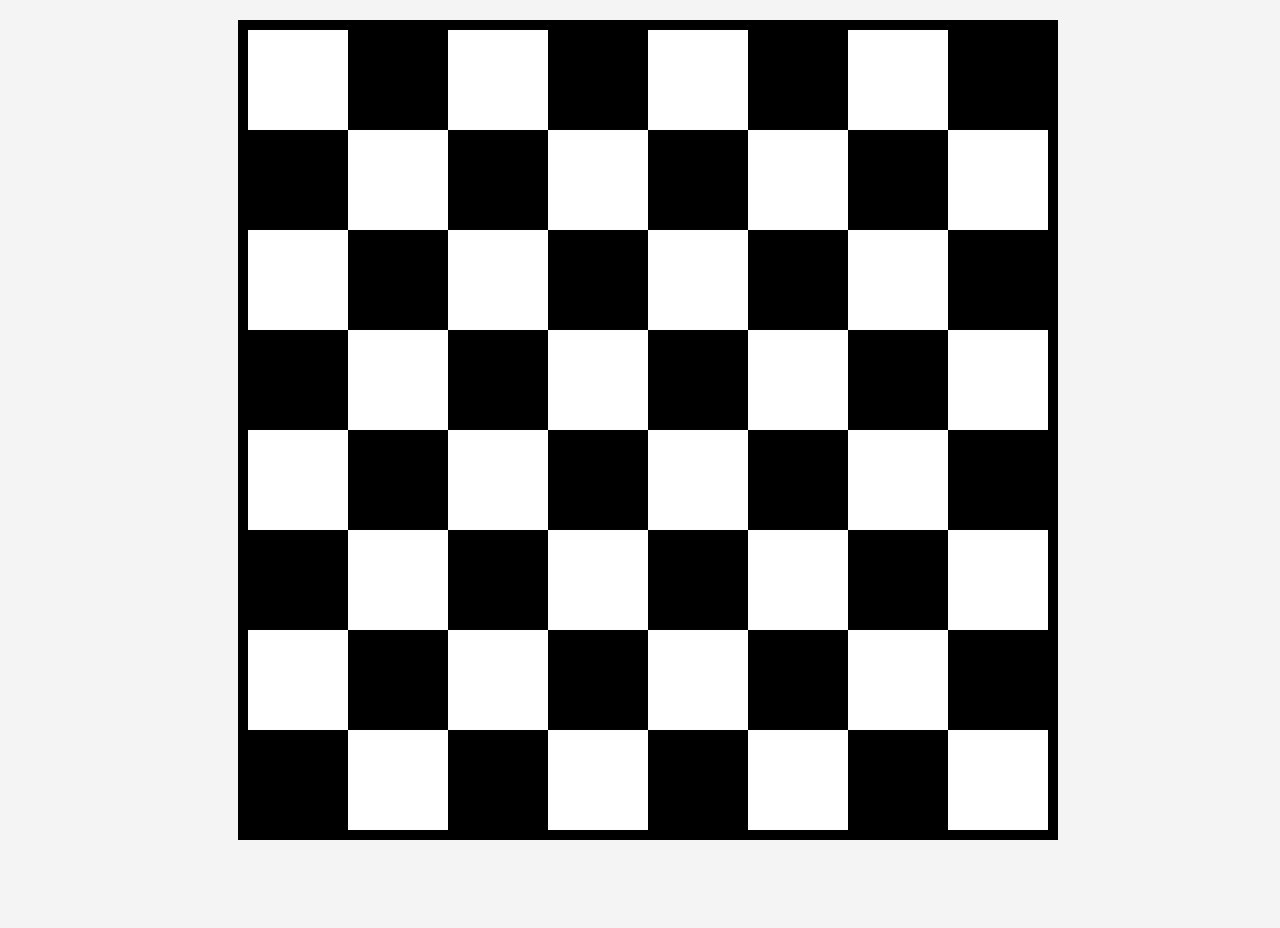
<file: CSS/ChessBoard/index.html>
<!DOCTYPE html>
<html lang="en">
<head>
  <meta charset="UTF-8">
  <title>Chess Board</title>
  <link rel="stylesheet" href="style.css">
</head>
<body>


  <div class="board">
   
    <div class="white"></div><div class="black"></div><div class="white"></div><div class="black"></div><div class="white"></div><div class="black"></div><div class="white"></div><div class="black"></div>
    <div class="black"></div><div class="white"></div><div class="black"></div><div class="white"></div><div class="black"></div><div class="white"></div><div class="black"></div><div class="white"></div>
    <div class="white"></div><div class="black"></div><div class="white"></div><div class="black"></div><div class="white"></div><div class="black"></div><div class="white"></div><div class="black"></div>
    <div class="black"></div><div class="white"></div><div class="black"></div><div class="white"></div><div class="black"></div><div class="white"></div><div class="black"></div><div class="white"></div>
    <div class="white"></div><div class="black"></div><div class="white"></div><div class="black"></div><div class="white"></div><div class="black"></div><div class="white"></div><div class="black"></div>
    <div class="black"></div><div class="white"></div><div class="black"></div><div class="white"></div><div class="black"></div><div class="white"></div><div class="black"></div><div class="white"></div>
    <div class="white"></div><div class="black"></div><div class="white"></div><div class="black"></div><div class="white"></div><div class="black"></div><div class="white"></div><div class="black"></div>
    <div class="black"></div><div class="white"></div><div class="black"></div><div class="white"></div><div class="black"></div><div class="white"></div><div class="black"></div><div class="white"></div>
  </div>

</body>
</html>
</file>
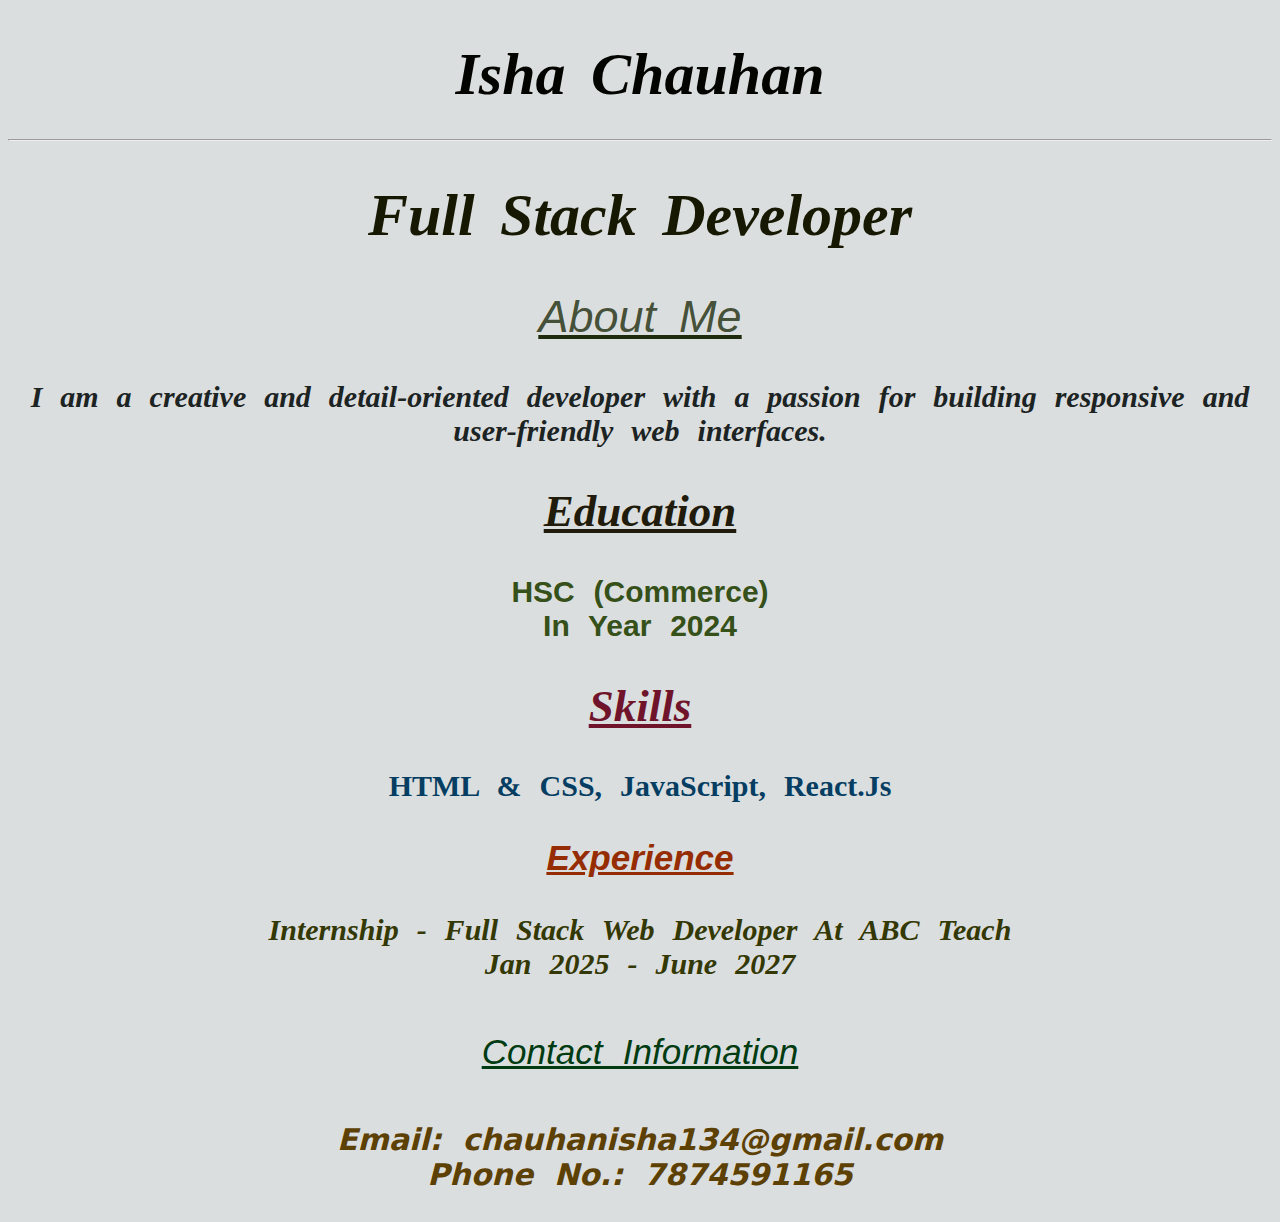
<file: CSS/DAY2/index.html>
<!DOCTYPE html>
<html lang="en">
<head>
    <meta charset="UTF-8">
    <meta name="viewport" content="width=device-width, initial-scale=1.0">
    <title>Resume</title>
    <link rel="stylesheet" href="style.css">
</head>
<body>
    <p>
        <h1 id="class">Isha Chauhan <hr></h1>
    </p>

     <p>
     <h1 id="h1">Full Stack Developer </h1>
     </p>


        <p>
            <h2 id="s"><u>About me </u></h2>
        </p>

        <p class="p2">I am a creative and detail-oriented developer 
            with a passion for building responsive and user-friendly web interfaces.</p>

        <h2 id="h2">Education</h2>
       <p class="p3">HSC (Commerce) <br> in year 2024</p>

        <h2 id="sa">Skills</h3>
        <p class="op">HTML & CSS, JavaScript, React.js</p>

        <h3 id="ss">Experience</h3>
        <p class="s5">Internship - Full Stack Web Developer at ABC Teach <br>Jan 2025 - June 2027</p>

        <h3 id="h3">Contact Information</h3>
        <p class="sk">Email: chauhanisha134@gmail.com <br>Phone No.: 7874591165</p>
    
</body>
</html>
</file>
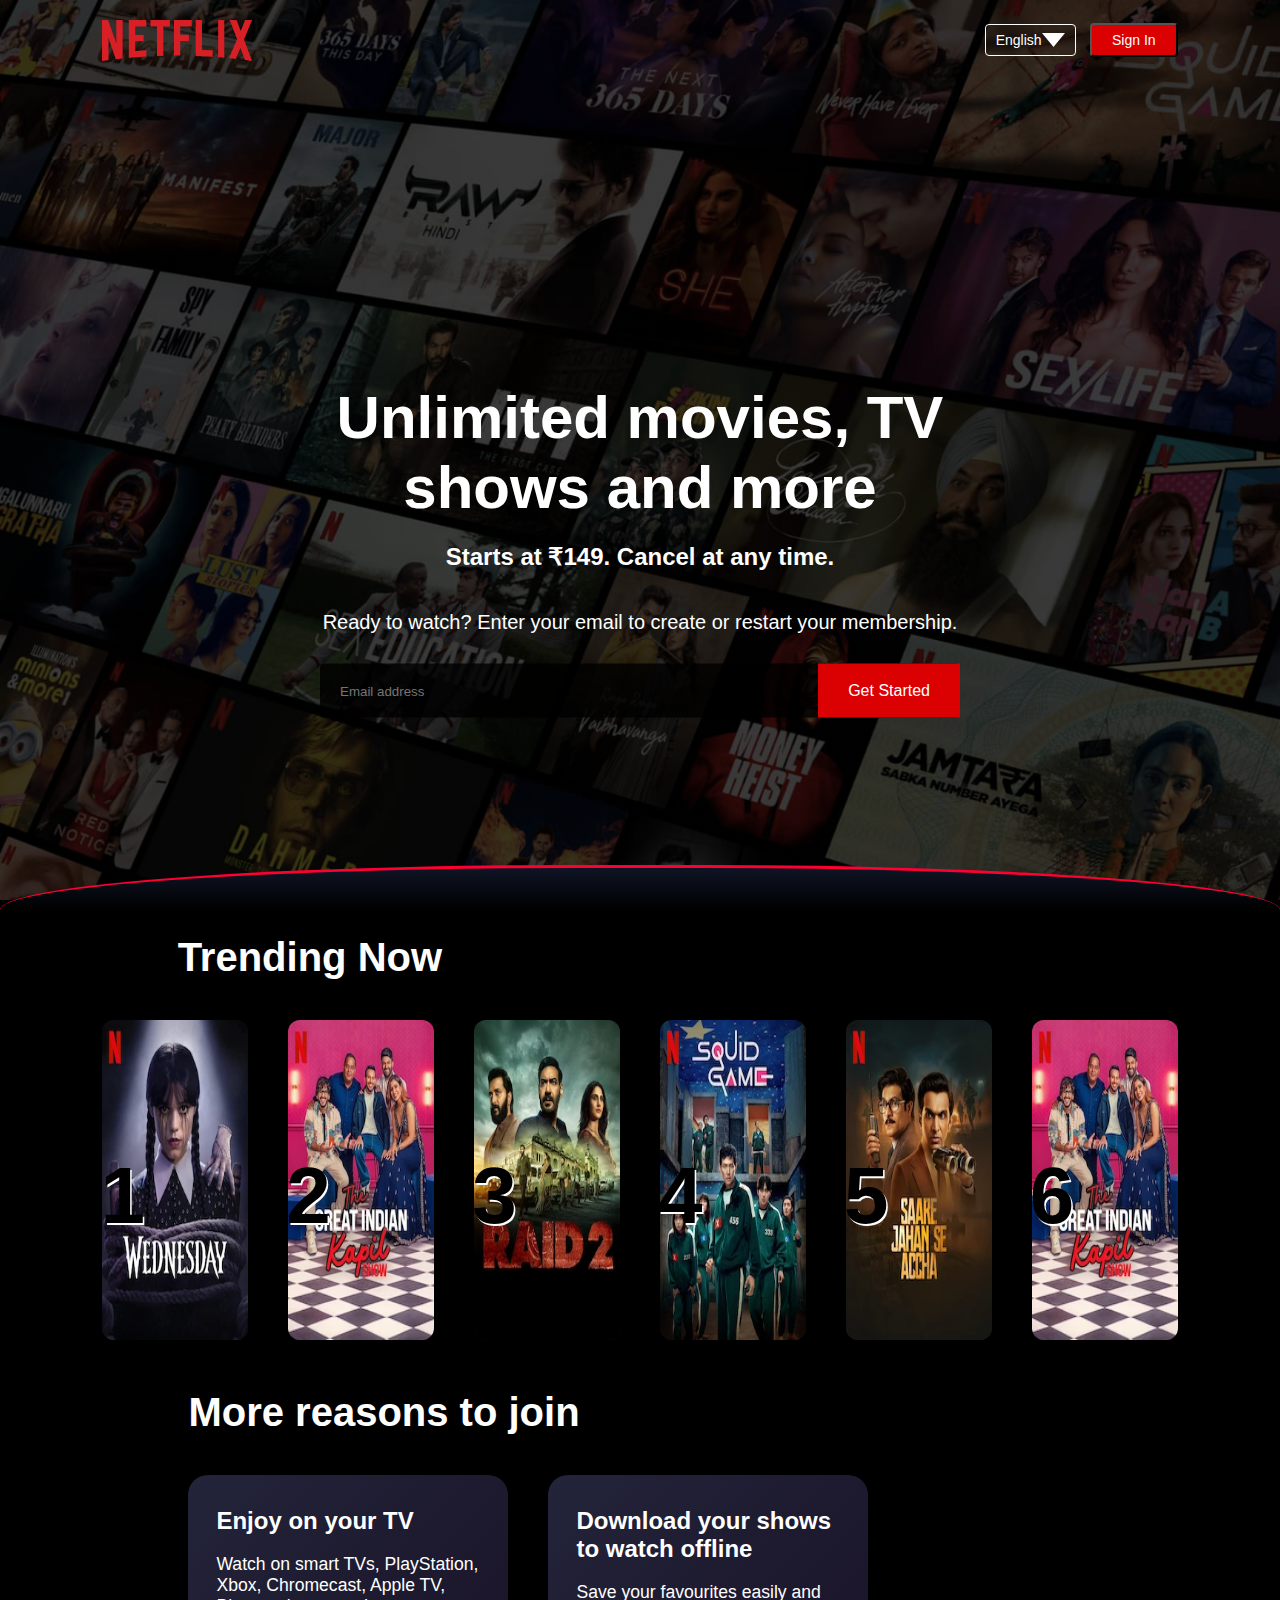
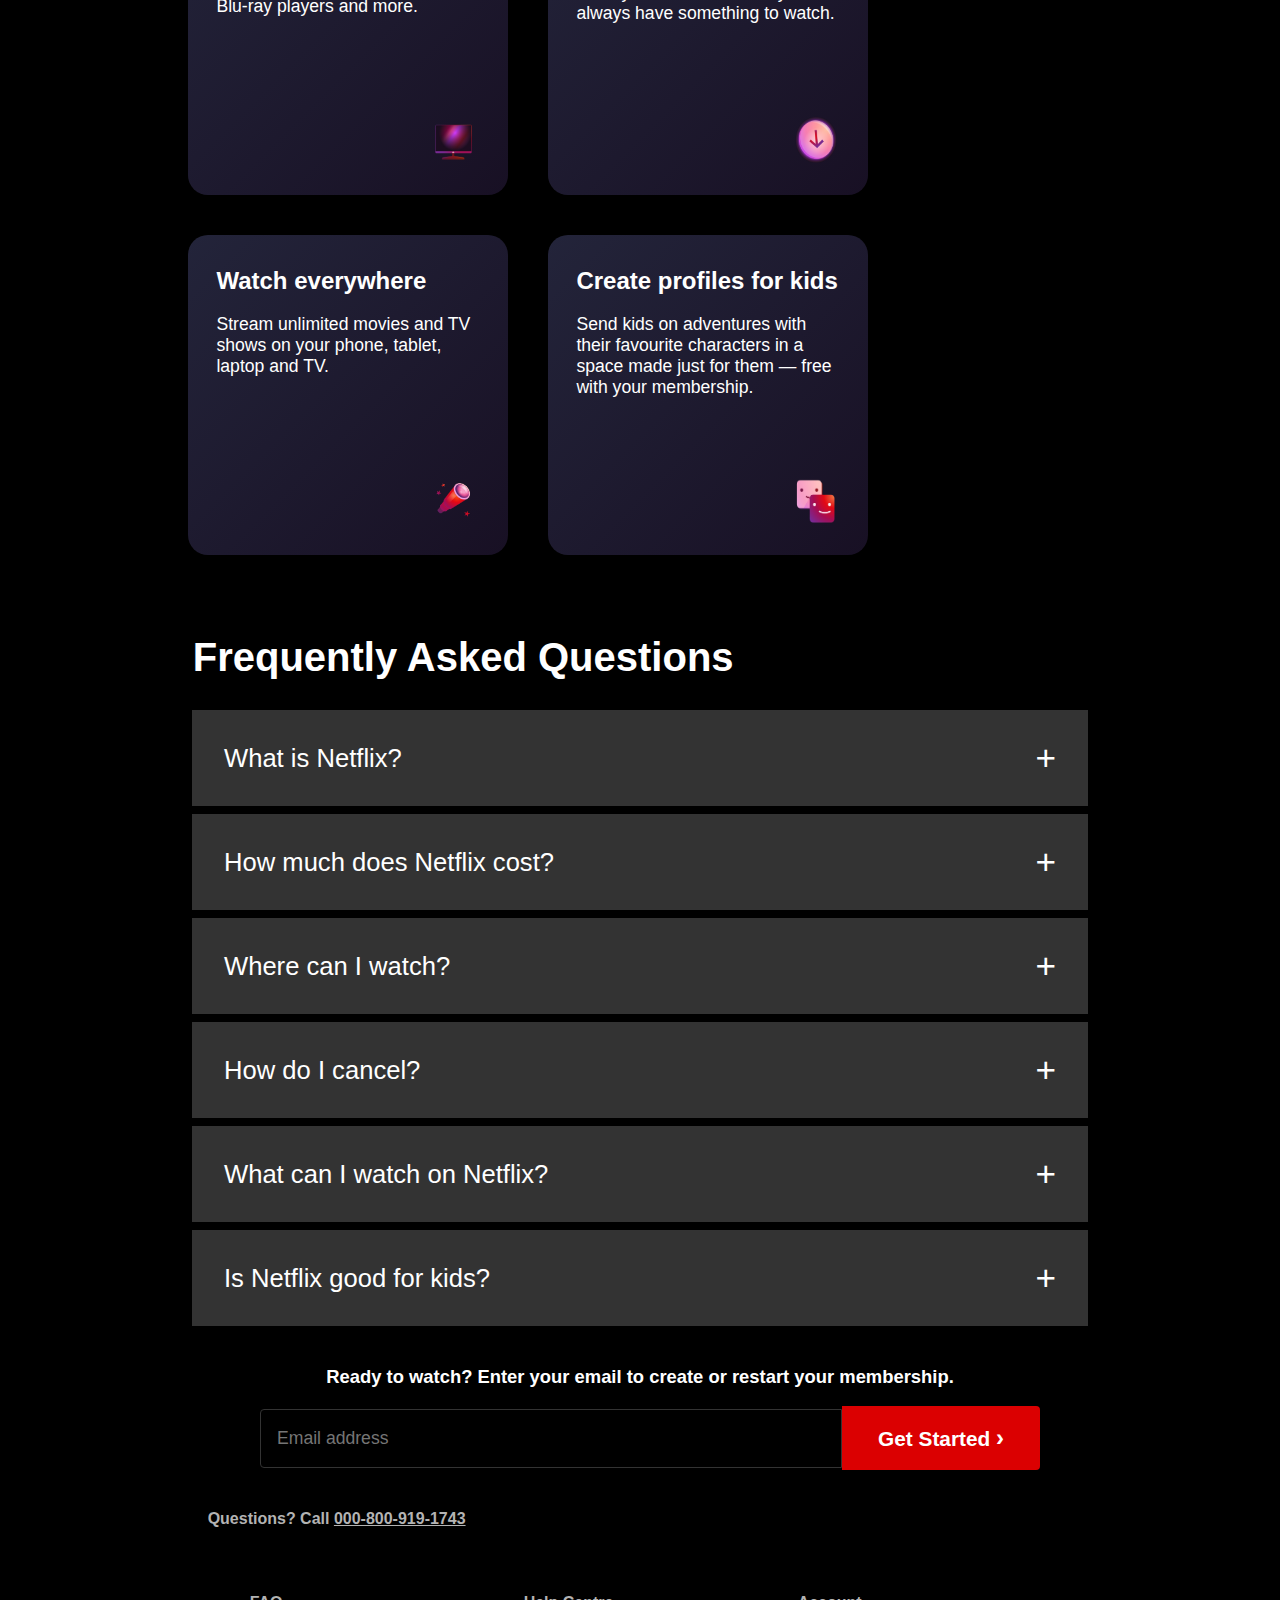
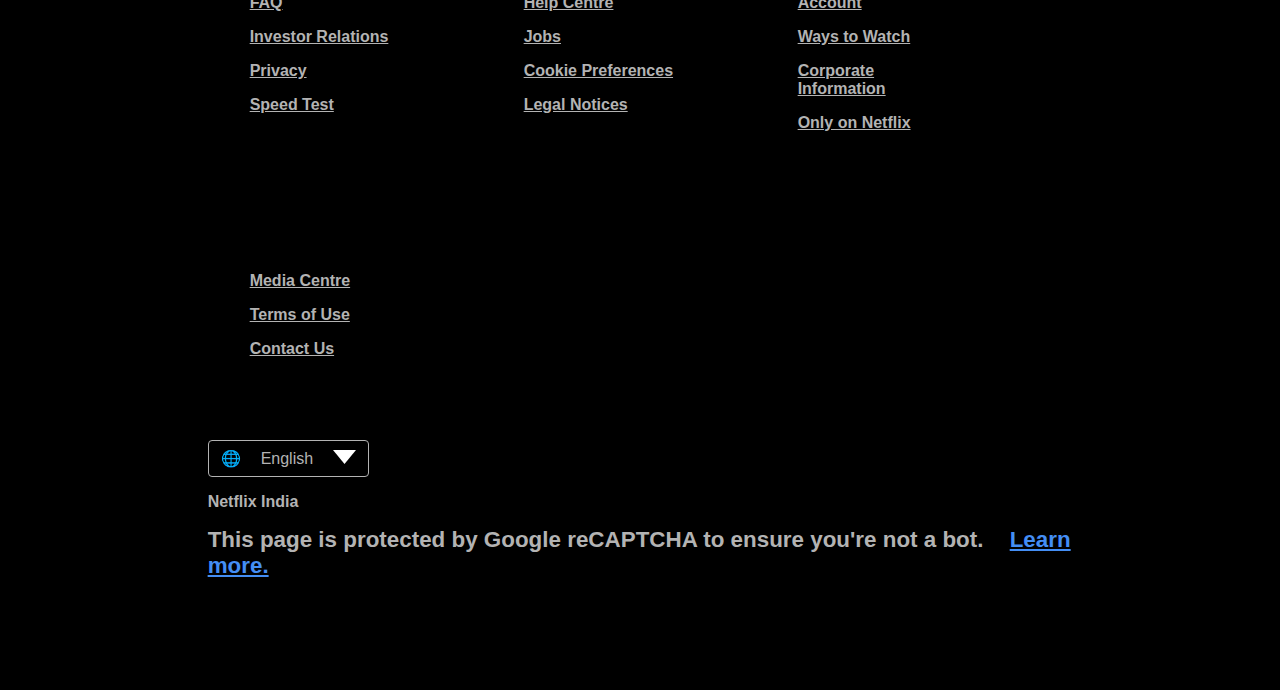
<file: CSS/netflix/index.html>
<!DOCTYPE html>
<html lang="en">
<head>
  <meta charset="UTF-8">
  <meta name="viewport" content="width=device-width, initial-scale=1.0">
  <title>Netflix</title>
  <link rel="stylesheet" href="style.css">
  <link rel="shortcut icon" href="Assets/Images/N.png" type="image/x-icon">
</head>

<body>
  <div class="header">
    <nav>
      <img src="Assets/Images/logo.png" class="logo" alt="logo">
      <div>
        <button class="lang-btn">English
          <img src="Assets/Images/down-icon.png" alt="down-icon" class="down-icon">
        </button>
        <button class="signin-btn">Sign In</button>
      </div>
    </nav>

    <div class="header-content">
      <h1>Unlimited movies, TV shows and more</h1>
      <h2>Starts at ₹149. Cancel at any time.</h2>
      <p>Ready to watch? Enter your email to create or restart your membership.</p>

      <div class="email-signup">
        <input type="email" placeholder="Email address">
        <button type="submit">Get Started</button>
      </div>

    </div>
  </div>
  
  
  <div class="curve-container">
      <div class="curve"></div>
  </div>




    <div class="trending-section">
    <h2>Trending Now</h2>
    <div class="trending-cards">
    <div class="card">
      <span class="card-rank">1</span>
      <img src="Assets/Images/Wednesday1.jpg" alt="Wednesday">
    </div>


    <div class="card">
      <span class="card-rank">2</span>
      <img src="Assets/Images/Kapilshow2.jpg" alt="The Great Indian Kapil Show">
    </div>


    <div class="card">
      <span class="card-rank">3</span>
      <img src="Assets/Images/Raid-2.webp" alt="Raid 2">
  </div>


    <div class="card">
      <span class="card-rank">4</span>
      <img src="Assets/Images/SquidGame4.jpg" alt="Squid Game">
      </div>


    <div class="card">
      <span class="card-rank">5</span>
      <img src="Assets/Images/SaareJahan5.jpg" alt="Saaf Jahan Acche">
      </div>

      <div class="card">
      <span class="card-rank">6</span>
      <img src="Assets/Images/Kapilshow2.jpg" alt="The Great Indian Kapil Show">
    </div>

 </div>
    
<div class="reasons-section">
  <h1>More reasons to join</h1>
  <div class="reasons-cards">


    <div class="reason-card">
      <h3>Enjoy on your TV</h3>
      <p>Watch on smart TVs, PlayStation, Xbox, Chromecast, Apple TV, Blu-ray players and more.</p>
      <img src="Assets/icons/1sticoan.png" alt="TV Icon" class="reason-icon">
    </div>


    <div class="reason-card">
      <h3>Download your shows to watch offline</h3>
      <p>Save your favourites easily and always have something to watch.</p>
      <img src="Assets/icons/2ico.png" alt="Download Icon" class="reason-icon">
    </div>


    <div class="reason-card">
      <h3>Watch everywhere</h3>
      <p>Stream unlimited movies and TV shows on your phone, tablet, laptop and TV.</p>
      <img src="Assets/icons/3rdicon.png" alt="Device Icon" class="reason-icon">
    </div>


    <div class="reason-card">
      <h3>Create profiles for kids</h3>
      <p>Send kids on adventures with their favourite characters in a space made just for them — free with your membership.</p>
      <img src="Assets/icons/4thicon.png" alt="Kids Icon" class="reason-icon">
    </div>
   </div>
   </div>

    <div class="faq-section">
    <h1>Frequently Asked Questions</h1>
     <div class="faq-list">
     <div class="faq-item">
      <span>What is Netflix?</span>
      <span class="faq-plus">+</span>
    </div>
    <div class="faq-item">
      <span>How much does Netflix cost?</span>
      <span class="faq-plus">+</span>
    </div>
    <div class="faq-item">
      <span>Where can I watch?</span>
      <span class="faq-plus">+</span>
    </div>
    <div class="faq-item">
      <span>How do I cancel?</span>
      <span class="faq-plus">+</span>
    </div>
    <div class="faq-item">
      <span>What can I watch on Netflix?</span>
      <span class="faq-plus">+</span>
    </div>
    <div class="faq-item">
      <span>Is Netflix good for kids?</span>
      <span class="faq-plus">+</span>
    </div>

    </div>
     <div class="faq-email">
    <p style="text-align:center; color:#fff; font-size:1.15rem; margin-bottom:18px; font-weight: 700;">
     Ready to watch? Enter your email to create or restart your membership.
    </p>
  <form class="email-signup" style="max-width:800px; margin:0 auto 40px auto;">
    <input type="email" placeholder="Email address" style="flex:1; background:transparent; border:1px solid #333; color:#fff; font-size:1.1rem; padding:18px 16px; border-radius:4px 0 0 4px;">
    <button type="submit" style="background:#db0001; color:#fff; font-size:1.3rem; font-weight:700; border:none; padding:18px 36px; border-radius:0 4px 4px 0; cursor:pointer;">
      Get Started <span style="font-size:1.5rem;">&#8250;</span>
    </button>
  </form>
</div>
     
      <footer class="footer">
         <div class="footer-content">
       <p class="footer-contact">Questions? Call 
        <a href="tel:000-800-919-1743">000-800-919-1743</a></p>
      <div class="footer-links">
      <ul>
        <li><a href="#">FAQ</a></li>
        <li><a href="#">Investor Relations</a></li>
        <li><a href="#">Privacy</a></li>
        <li><a href="#">Speed Test</a></li>
      </ul>
      <ul>
        <li><a href="#">Help Centre</a></li>
        <li><a href="#">Jobs</a></li>
        <li><a href="#">Cookie Preferences</a></li>
        <li><a href="#">Legal Notices</a></li>
      </ul>
      <ul>
        <li><a href="#">Account</a></li>
        <li><a href="#">Ways to Watch</a></li>
        <li><a href="#">Corporate Information</a></li>
        <li><a href="#">Only on Netflix</a></li>
      </ul>
      <ul>
        <li><a href="#">Media Centre</a></li>
        <li><a href="#">Terms of Use</a></li>
        <li><a href="#">Contact Us</a></li>
      </ul>
    </div>
    <div class="footer-lang">
      <button class="footer-lang-btn">
        <span>&#127760;</span> English <span><img src="Assets/Images/down-icon.png"</span>
      </button>
    </div>
    <p class="footer-country">Netflix India</p>
    <p class="footer-note">
      This page is protected by Google reCAPTCHA to ensure you're not a bot. <a href="#">Learn more.</a>
    </p>
  </div>
</footer>
    
</body>
</html>
</file>
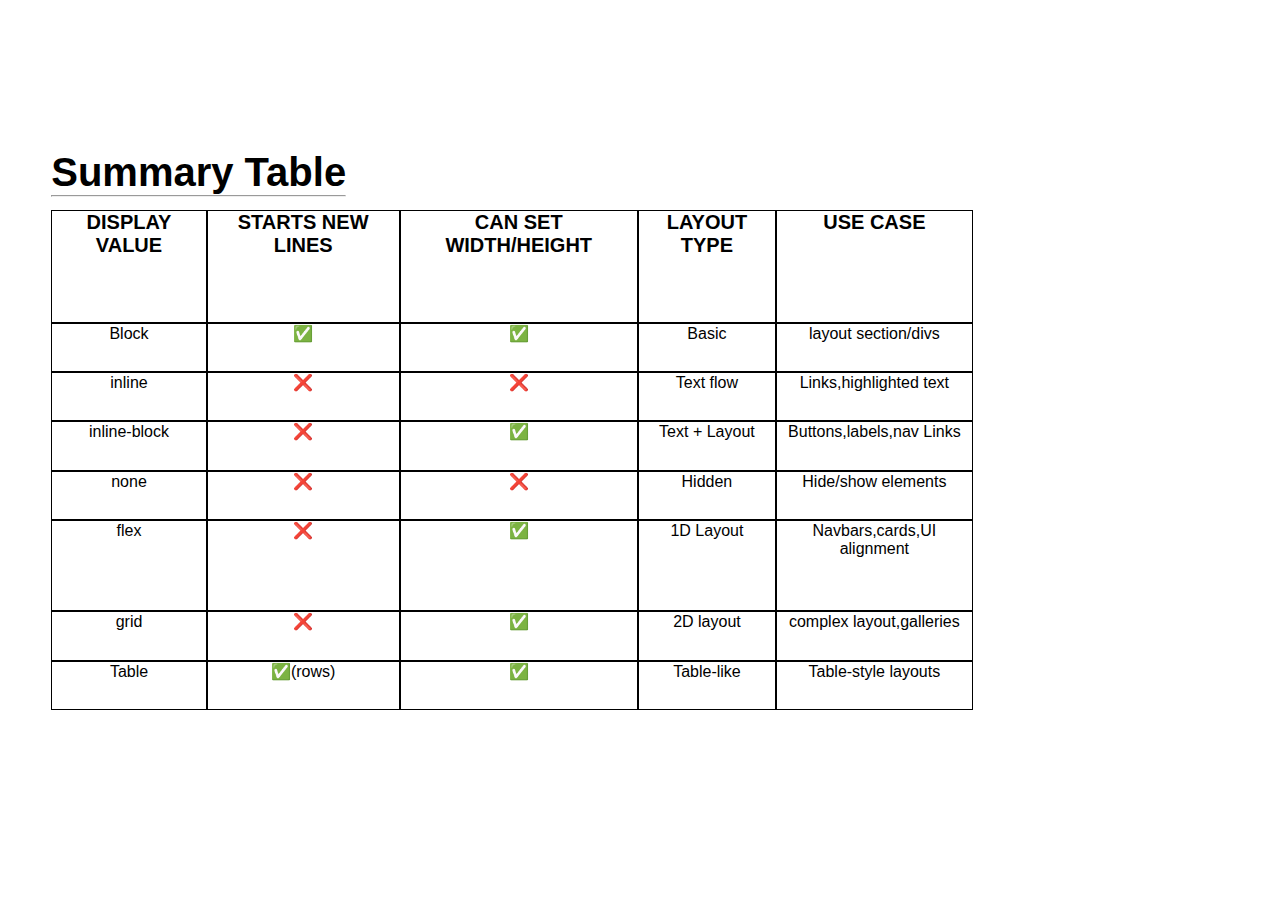
<file: CSS/Table/index.html>
<!DOCTYPE html>
<html lang="en">
<head>
    <meta charset="UTF-8">
    <meta name="viewport" content="width=device-width, initial-scale=1.0">
    <title>Summary Table</title>
    <link rel="stylesheet" href="style.css">
     <link rel="preconnect" href="https://fonts.googleapis.com" />
    <link rel="preconnect" href="https://fonts.gstatic.com" crossorigin />
    <link
      href="https://fonts.googleapis.com/css2?family=Poppins:ital,wght@0,100;0,200;0,300;0,400;0,500;0,600;0,700;0,800;0,900;1,100;1,200;1,300;1,400;1,500;1,600;1,700;1,800;1,900&display=swap"
      rel="stylesheet"/>
</head>
<body>
    
    <div class="tablebox" style="border: none;">
        <div class="cap">
            <h2 style="font-size: 40px;"> Summary Table</h2><hr><br>
        </div>

        <div class="row">
        <div class="tablehead"><h4>Display value</h4></div>
        <div class="tablehead"><h4>Starts New Lines</h4></div>
        <div class="tablehead"><h4>Can Set Width/Height</h4></div>
        <div class="tablehead"><h4>Layout Type</h4></div>
        <div class="tablehead"><h4>Use case</h4></div>      
        </div>

         <div class="row">
        <div class="tabledata">Block</div>
        <div class="tabledata">✅</div>
        <div class="tabledata">✅</div>
        <div class="tabledata">Basic</div>
        <div class="tabledata">layout section/divs</div>
        </div>

       <div class="row">
        <div class="tabledata">inline</div>
        <div class="tabledata">❌</div>
        <div class="tabledata">❌</div>
        <div class="tabledata">Text flow</div>
        <div class="tabledata">Links,highlighted text</div>
       </div>

      <div class="row">
        <div class="tabledata">inline-block</div>
        <div class="tabledata">❌</div>
        <div class="tabledata">✅</div>
        <div class="tabledata">Text + Layout</div>
        <div class="tabledata">Buttons,labels,nav Links</div>
       </div>

       <div class="row">
        <div class="tabledata">none</div>
        <div class="tabledata">❌</div>
        <div class="tabledata">❌</div>
        <div class="tabledata">Hidden</div>
        <div class="tabledata">Hide/show elements</div>
       </div>

      <div class="row">
        <div class="tabledata">flex</div>
        <div class="tabledata">❌</div>
        <div class="tabledata">✅</div>
        <div class="tabledata">1D Layout </div>
       <div class="tabledata">Navbars,cards,UI alignment</div>
       </div>


       <div class="row">
        <div class="tabledata">grid</div>
        <div class="tabledata">❌</div>
        <div class="tabledata">✅</div>
        <div class="tabledata">2D layout</div>
        <div class="tabledata">complex layout,galleries</div>
       </div>

      <div class="row">
        <div class="tabledata">Table</div>
        <div class="tabledata">✅(rows)</div>
        <div class="tabledata">✅</div>
        <div class="tabledata">Table-like</div>
        <div class="tabledata">Table-style layouts</div>
       </div>

    
     </div>
    
    </div>

 </body>
 </html>
</file>
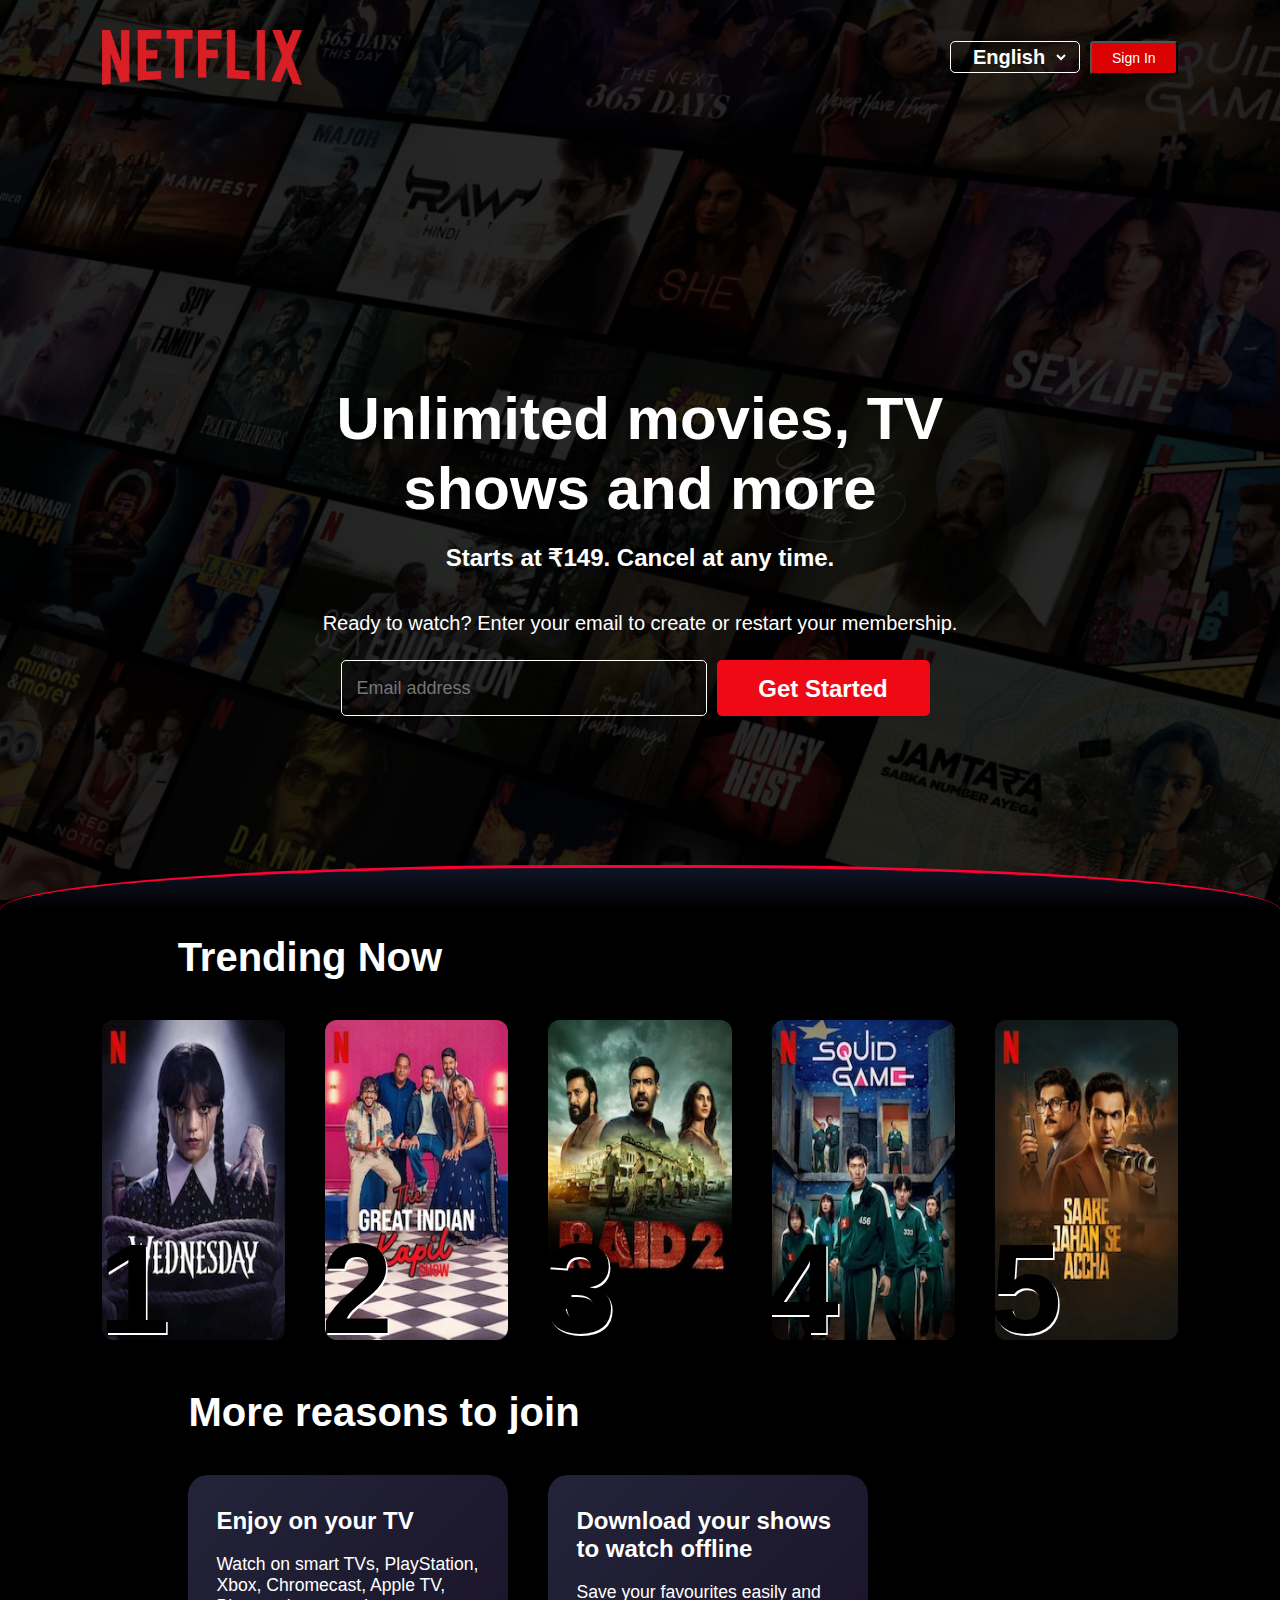
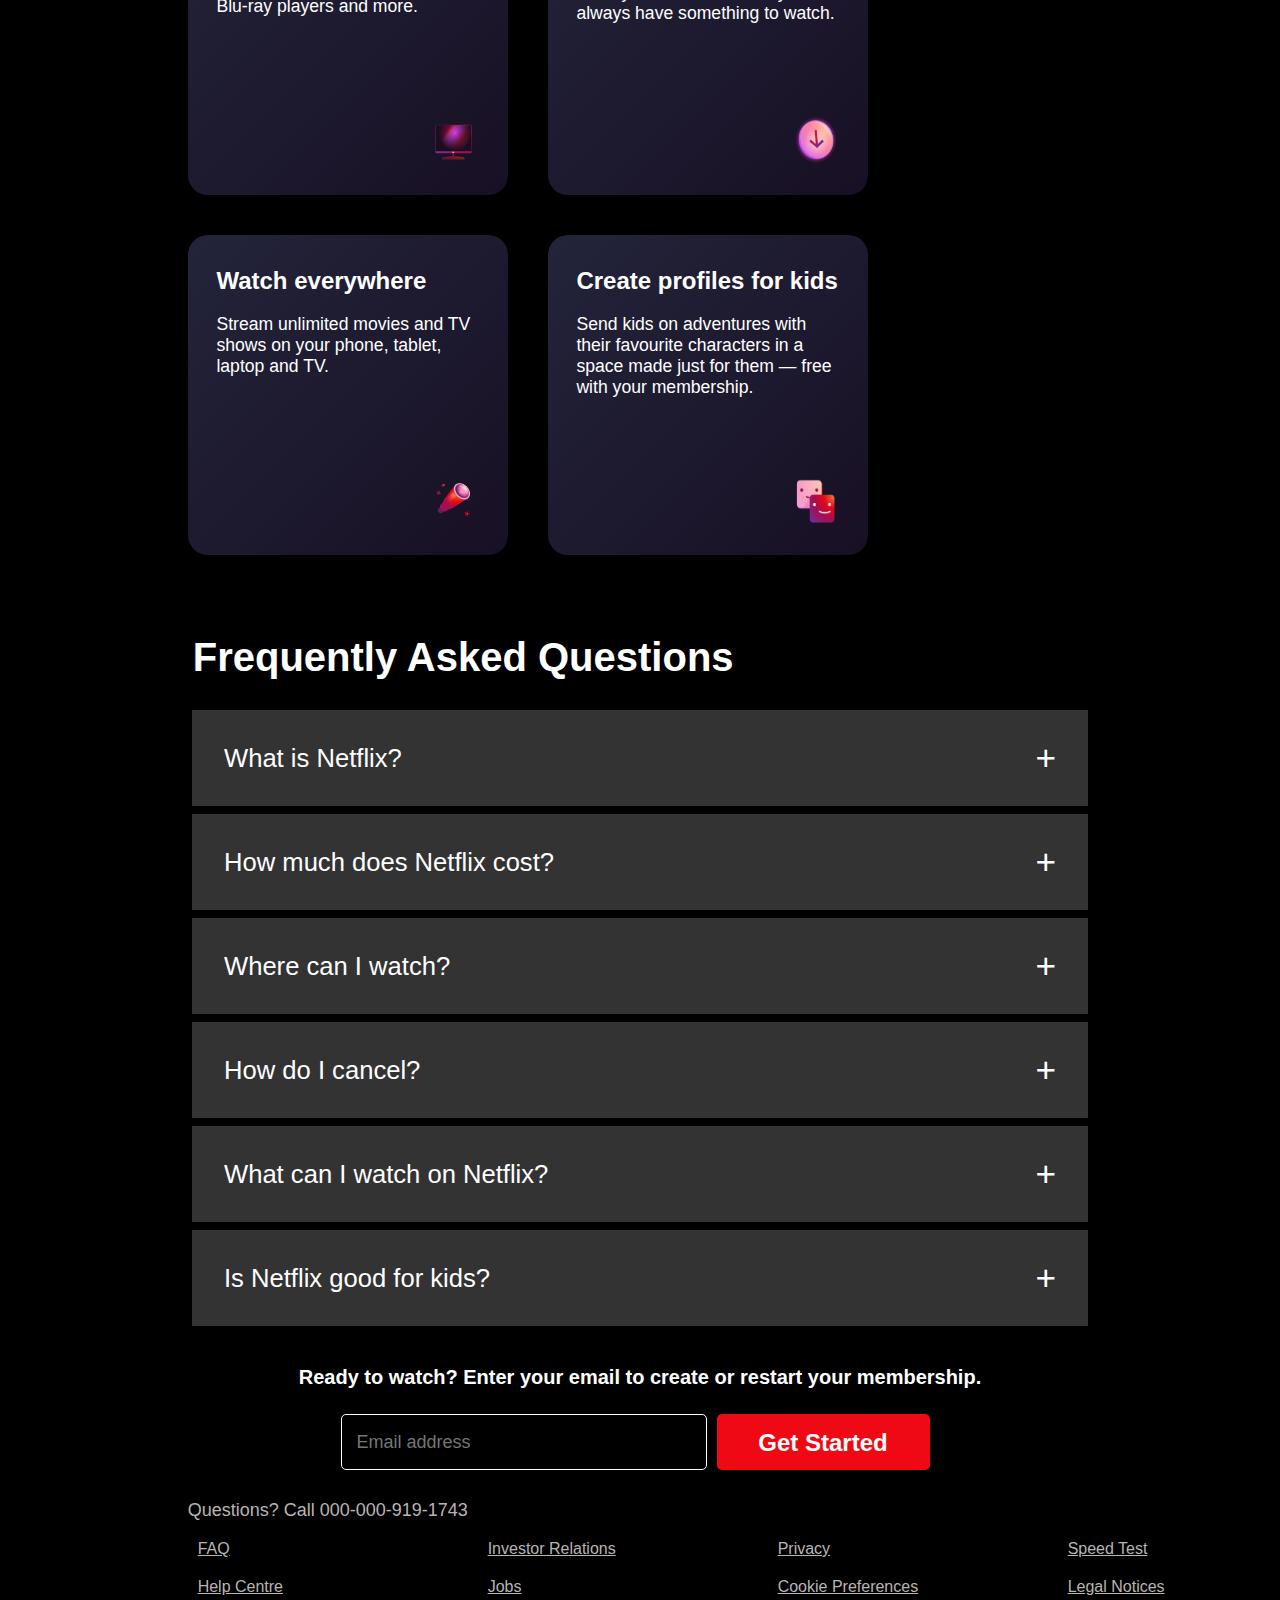
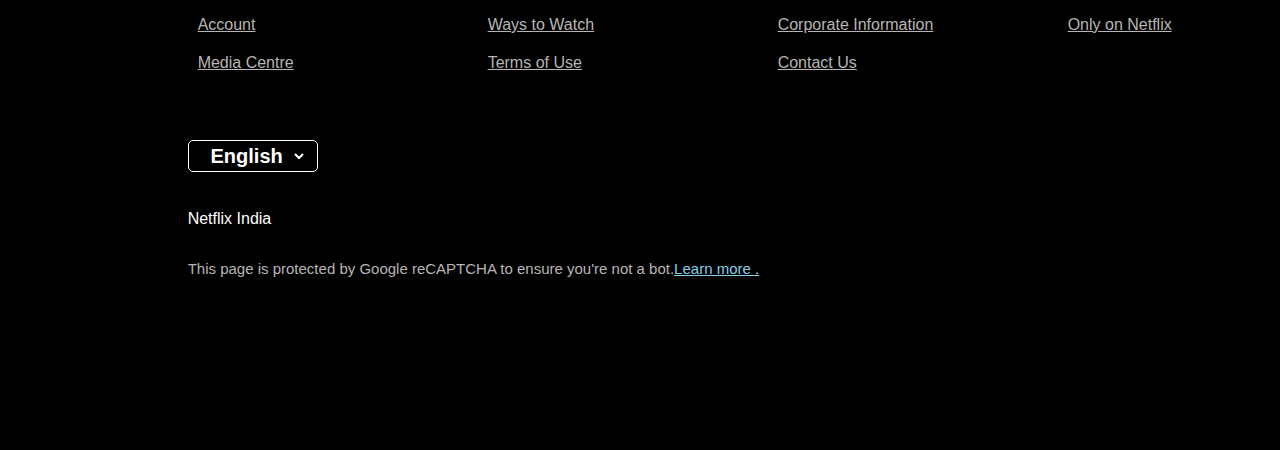
<file: CSS/netflix/Netflix Project/index.html>
<!DOCTYPE html>
<html lang="en">
<head>
  <meta charset="UTF-8">
  <meta name="viewport" content="width=device-width, initial-scale=1.0">
  <title>Netflix Clone</title>
  <link rel="stylesheet" href="style.css">
  <link rel="shortcut icon" href="Assets/Images/N.png" type="image/x-icon">
</head>

<body>
  <div class="header">
    <nav>

      <img src="Assets/Images/logo.png" class="logo" alt="logo">
      <div>

        <div class="nav-buttons">
         <button class="language-btn">
        <select name="languages" id="languages">
          <option value="English">English</option>
          <option value="Hindi">Hindi</option>
        </select>
         <button class="signin-btn">Sign In</button>
       </button>
       
      </div>
    </nav>
  </div>

    <div class="header-content">
      <h1>Unlimited movies, TV shows and more</h1>
      <h2>Starts at ₹149. Cancel at any time.</h2>
      <p>Ready to watch? Enter your email to create or restart your membership.</p>

      <div class="main-content-btns">
        <input type="email" class="email" name="email" id="email"  placeholder=" &nbsp; Email address">
        <button class="get-started-btn">Get Started</button>
      </div>

    </div>
  </div>
  
  
  <div class="curve-container">
      <div class="curve"></div>
  </div>




    <div class="trending-section">
    <h2>Trending Now</h2>
    <div class="trending-cards">


      
    <div class="card">
     
      <img src="Assets/Images/Wednesday1.jpg" alt="Wednesday">
      <span class="card-rank"><h1>1</h1></span>
    </div>


    <div class="card">
     
      <img src="Assets/Images/Kapilshow2.jpg" alt="The Great Indian Kapil Show">
       <span class="card-rank"><h1>2</h1></span>
    </div>


    <div class="card">
      
      <img src="Assets/Images/Raid-2.webp" alt="Raid 2">
      <span class="card-rank"><h1>3</h1></span>
  </div>


    <div class="card">
      
      <img src="Assets/Images/SquidGame4.jpg" alt="Squid Game">
      <span class="card-rank"><h1>4</h1></span>
      </div>


    <div class="card">
      <span class="card-rank"><h1>5</h1></span>
      <img src="Assets/Images/SaareJahan5.jpg" alt="Saaf Jahan Acche">
      </div>
   </div>
    
   <div class="reasons-section">
      <h1>More reasons to join</h1>
    <div class="reasons-cards">


    <div class="reason-card">
      <h3>Enjoy on your TV</h3>
      <p>Watch on smart TVs, PlayStation, Xbox, Chromecast, Apple TV, Blu-ray players and more.</p>
      <img src="Assets/icons/1sticoan.png" alt="TV Icon" class="reason-icon">
    </div>


    <div class="reason-card">
      <h3>Download your shows to watch offline</h3>
      <p>Save your favourites easily and always have something to watch.</p>
      <img src="Assets/icons/2ico.png" alt="Download Icon" class="reason-icon">
    </div>


    <div class="reason-card">
      <h3>Watch everywhere</h3>
      <p>Stream unlimited movies and TV shows on your phone, tablet, laptop and TV.</p>
      <img src="Assets/icons/3rdicon.png" alt="Device Icon" class="reason-icon">
    </div>


    <div class="reason-card">
      <h3>Create profiles for kids</h3>
      <p>Send kids on adventures with their favourite characters in a space made just for them — free with your membership.</p>
      <img src="Assets/icons/4thicon.png" alt="Kids Icon" class="reason-icon">
    </div>
   </div>
   </div>

    <div class="faq-section">
    <h1>Frequently Asked Questions</h1>
     <div class="faq-list">
     <div class="faq-item">
      <span>What is Netflix?</span>
      <span class="faq-plus">+</span>
    </div>
    <div class="faq-item">
      <span>How much does Netflix cost?</span>
      <span class="faq-plus">+</span>
    </div>
    <div class="faq-item">
      <span>Where can I watch?</span>
      <span class="faq-plus">+</span>
    </div>
    <div class="faq-item">
      <span>How do I cancel?</span>
      <span class="faq-plus">+</span>
    </div>
    <div class="faq-item">
      <span>What can I watch on Netflix?</span>
      <span class="faq-plus">+</span>
    </div>
    <div class="faq-item">
      <span>Is Netflix good for kids?</span>
      <span class="faq-plus">+</span>
    </div>

    </div>
     <div class="faq-email">
    <p style="text-align:center; color:#fff; font-size: 20px; margin-bottom:18px; font-weight: 550;">
     Ready to watch? Enter your email to create or restart your membership.
    </p>
   <div class="main-content-btns2">
        <input type="email2" class="email" name="email" id="email"  placeholder=" &nbsp; Email address">
        <button class="get-started-btn2">Get Started</button>
      </div>

</div>
     
      <footer class="footer">
         <p class="call"> Questions? Call 000-000-919-1743</p>

         <div class="footer-list">
              <a href="#">FAQ</a>
              <a href="#">Investor Relations</a>
              <a href="#">Privacy</a>
              <a href="#">Speed Test</a>
      
    
              <a href="#">Help Centre</a>
              <a href="#">Jobs</a>
              <a href="#">Cookie Preferences</a>
               <a href="#">Legal Notices</a>
    
    
                 <a href="#">Account</a>
                 <a href="#">Ways to Watch</a>
                 <a href="#">Corporate Information</a>
                 <a href="#">Only on Netflix</a>
      
      
                   <a href="#">Media Centre</a>
                   <a href="#">Terms of Use</a>
               <a href="#">Contact Us</a>
     
             </div>

       <button class="language-btn">
        <select  name="languages" id="languages">
          <option value="English">English</option>
          <option value="Hindi">Hindi</option>
        </select>
       </button>

       <p class="p1">Netflix India </p>
       <p class="p2">This  page is protected by Google reCAPTCHA  to ensure you're not a bot.<a href="#">Learn more .</a></p>
  </div>
</footer>
    
</body>
</html>
</file>
<file: CSS/ChessBoard/style.css>
body {
  text-align: center;
  background: #f4f4f4;
  height: 100vh;
  width: 100%;
  background-size: cover;
  background-position: center;
}

.board {
  width: 800px ;
  height: 800px;
  margin: 20px auto;
  display: flex;
  flex-wrap: wrap;
  border: 10px solid black;
  line-height: 0;
  background-color: azure;
}

.board div {
  width: 100px;
  height: 100px;
}

.white {
  background-color: #fff;
}

.black {
  background-color: #000;
}
</file>
<file: CSS/DAY2/style.css>
body {
    text-align: center;
    background-color: rgba(177, 183, 184, 0.461);
    font-size: 30px;
    text-decoration: solid;
    word-spacing: 1rcap;
    font-family: Arial, Helvetica, sans-serif;
    font-style: italic;


}
#class{
    color: rgb(3, 4, 0);
    font-family:Georgia, 'Times New Roman', Times, serif
}

#h1 {
    color: rgb(22, 24, 1);
    font-family: Georgia, 'Times New Roman', Times, serif;
    font-style: var(30px);
   
}

#h2{
    color:rgb(33, 27, 11);
    font-family: Cambria, Cochin, Georgia, Times, 'Times New Roman', serif;
    font-style: inherit;
    font-variant: calc();
    text-decoration: underline;
}  
.p2{
    color: rgb(28, 35, 35);
    font-weight: 800;
     text-align: center;
    
     font-family: Cambria, Cochin, Georgia, Times, 'Times New Roman', serif;

}
#s{
    color: rgba(20, 34, 1, 0.767);
    text-transform: capitalize;
    text-decoration: underline;
    font-weight: 500;
    
}

#sa{
    color: rgb(112, 20, 43);
    font-family: initial;
    font-style: oblique;
    text-decoration: underline;
}

.p3{
    color: rgb(53, 80, 25);
    font-weight: 600;
    font-style: normal;
    text-transform: capitalize;
}
.op{
    color: rgb(6, 62, 99);
    font-weight: 800;
    font-family: cursive;
    font-style: normal;
    text-transform: capitalize;
}
#h3{
    color:rgb(0, 59, 18);
    font-weight: 100;
    text-decoration: underline;
    line-height: 2;

}
.sk{
    color: rgb(92, 64, 4);
    font-weight: 600;
  text-align: center;
    font-family: system-ui, -apple-system, BlinkMacSystemFont, 'Segoe UI', Roboto, Oxygen, Ubuntu, Cantarell, 'Open Sans', 'Helvetica Neue', sans-serif;
}

#ss{ 
    color: rgb(150, 44, 2);
    text-decoration: underline;
    font-weight: 700;

}
.s5{
    color: rgb(51, 56, 5);
    font-weight: 800;
    text-transform: capitalize;
    font-style: calc();
    font-family: Cambria, Cochin, Georgia, Times, 'Times New Roman', serif;
}
</file>
<file: CSS/netflix/style.css>
*{
    margin: 0%;
    padding: 0%;
    box-sizing: border-box; 
}

body{
    background-color: black;
    color: #ffffff;
    font-family: Arial, Helvetica, sans-serif;
    
}
.header{
    width: 100%;
    background-image: url(Assets/netflix-imge.header-image.png);
    height: 100vh;
    background-image: linear-gradient(rgba(0,0,0,0.7),rgba(0,0,0,0.7)),url(Assets/Images/header-image.png);
    background-size: cover;
    background-position: center;
    padding: 10px 8%;
    position: relative;

}

nav{
    display: flex;
    align-items: center;
    justify-content: space-between;
    padding: 10px 0;
}
.logo{
    width: 150px;
    cursor: pointer;
}

nav button{

    background: #db0001;
    color: #ffffff;
    padding: 7px 20px;
    font-size: 14px;
    border-radius: 4px;
    margin-left: 10px;
    cursor: pointer;
}

.lang-btn{
    display: inline-flex;
    align-items: center;
    background: transparent;
    border: 1px solid white;
    padding: 7px 10px;
}

.language-btn img{
    width: 10px;
    margin-left: 10px;
}

.header-content{
    position: absolute;
    top: 50%;
    left: 50%;
    transform: translate(-50%,-50%);
    text-align: center;
    margin-top: 100px;
}

.header-content h1{
    font-size: 60px;
    font-weight: 900;
    line-height: 70px;
    max-width: 650px;
}

.header-content h2{
    font-weight: 400;
    margin-top: 20px;
    font-weight: bold;
    margin-bottom: 40px;
}

.header-content p{
    
    font-weight: 500;
    font-size: 20px;
}

.email-signup{
    background: #ffffff ;
    background-color: rgba(0,0,0,0.8);
    border-radius: 4px;
    display: flex;
    align-items: center;
    margin-top: 30px;
   
}
.email-signup input{
    flex: 1;
    background: transparent;
    border: 1px solid white;
    border: 0;
    outline: 0;
    margin-left: 20px;
}

.email-signup button{
    background: #db0001;
    border: 0;
    outline: 0;
    color: #ffffff;
    font-size: 16px;
    cursor: pointer;
    padding: 18px 30px;
}



.curve-container {
      position: relative;
      width: 100%;
      height: 30px;
      
     /* overflow: hidden;*/
     margin-top: -35px;
        z-index: 1;

}

.curve {
      position: absolute;
      width: 100%;
      height: 150%;
       border-bottom-left-radius: 75% 100%;
       border-bottom-right-radius: 75% 80%;
      background: linear-gradient(to bottom, #0f1425, #000);
      border-top: 3px solid #ff0033; /* red line */
      border-radius: 100% / 100px 100px 0 0; /* makes curved arc */ 
}



.trending-section {
  background: #000000;
  width: 100%;
  padding: 40px 8%;
  align-items: start;
}

.trending-section h2 {
  color: #fff;
  font-size: 2.5rem;
  font-weight: 700;
  padding-left: 7%;
  align-items: center;
  margin-bottom: 40px;
}

.trending-cards {
  display: flex;
  gap: 40px;
  padding-bottom: 10px;
  justify-content: center;
  align-items: flex-end;
  padding-bottom: 10px;
}

.card {
  position: relative;
  width: 220px;
  background: #181818;
  border-radius: 12px;
  overflow: hidden;
  transition: transform 0.3s, box-shadow 0.3s;
  box-shadow: 0 2px 8px rgba(0,0,0,0.2);
  cursor: pointer;
}

.card:hover {
  transform: scale(1.08);
  box-shadow: 0 8px 24px rgba(0, 0, 0, 0.5);
  z-index: 2;
}

.card img {
  width: 100%;
  height: 320px;
  display: block;
}

.card-rank {
  position: absolute;
  top: 130px;
  left: -2px;
  bottom: 20px;
  font-size: 5rem;
  font-weight: 900;

  color: #000000;
  text-shadow: 1.5px 2px 0px #ffffff;
  z-index: 1;
}

/* More reasons to join section */
.reasons-section {
  width: 100%;
  padding: 40px 8%;
  background: #000;
}

.reasons-section h1 {
  color: #fff;
  font-size: 2.5rem;
  font-weight: 700;
  margin-bottom: 40px;
}

.reasons-cards {
  display: flex;
  gap: 40px;
  justify-content: flex-start;
  flex-wrap: wrap;
}

.reason-card {
  background: linear-gradient(135deg, #23243a 0%, #181024 100%);
  border-radius: 20px;
  padding: 32px 28px 24px 28px;
  width: 320px;
  min-height: 320px;
  color: #fff;
  position: relative;
  box-shadow: 0 4px 24px rgba(0,0,0,0.3);
  display: flex;
  flex-direction: column;
  justify-content: space-between;
  transition: transform 0.3s, box-shadow 0.3s;
}

.reason-card h3 {
  font-size: 1.5rem;
  font-weight: 700;
  margin-bottom: 19px;
}

.reason-card p {
  font-size: 1.1rem;
  margin-bottom: 30px;
  flex: 1;
}

.reason-icon {
  width: 60px;
  height:60px;
  position: absolute;
  bottom: 24px;
  right: 24px;
}
/* FAQ Section */
.faq-section {
  width: 100%;
  padding: 40px 0;
  background: #000;
  /*text-align: center;*/
  align-items: center;
}

.faq-section h1 {
  color: #fff;
  font-size: 2.5rem;
  padding-left: 8.4%;
  font-weight: 700;
  margin-bottom: 30px;
}

.faq-list {
  max-width: 70vw;
  margin: 0 auto 40px auto;
}

.faq-item {
  background: #333;
  color: #fff;
  font-size: 1.6rem;
  font-weight: 400;
  display: flex;
  justify-content: space-between;
  align-items: center;
  padding: 28px 32px;
  margin-bottom: 8px;
  cursor: pointer;
}

.faq-item:hover {
  background: #444;
}

.faq-plus {
  font-size: 2.2rem;
  font-weight: 300;
  color: #fff;
}

.faq-email {
  margin-top: 40px;
}

.email-signup{
    background: #ffffff ;
    background-color: rgba(0,0,0,0.8);
    border-radius: 4px;
    display: flex;
    align-items: center;
    margin-top: 30px;
   
}
.email-signup input{
    flex: 1;
    background: transparent;
    border: 1px solid white;
    border: 0;
    outline: 0;
    margin-left: 20px;
}

.email-signup button{
    background: #db0001;
    border: 0;
    outline: 0;
    color: #ffffff;
    font-size: 16px;
    cursor: pointer;
    padding: 18px 30px;
}


.footer {
  background: #000;
  color: #b3b3b3;
 padding-left: 7%;
 margin-top: 30px;
  font-size: 1rem;
  font-weight: 900;
  width: 100%;
  height: 700px;
}

.footer-content {
  margin : 30px;
}

.footer-contact {
  margin-bottom: 24px;
  color: #b3b3b3;
}

.footer-contact a {
  color: #b3b3b3;
  font-weight: 700;
  font-size: 7pxx;

  text-decoration: underline;
}

.footer-links {
  display: flex;
  flex-wrap: wrap;
  gap: 40px;
  margin-bottom: 24px;
}

.footer-links ul {
  list-style: none;
  padding: 40px;
  gap: 60px;
  margin: 2px;
}

.footer-links li {
  margin-bottom: 16px;
  width: 150px;
}

.footer-links a {
  color: #b3b3b3;
  text-decoration: underline;
  font-size: 1rem;
  transition: color 0.2s;
}

.footer-links a:hover {
  color: #fff;
}

.footer-lang {
  margin: 24px 0 16px 0;
}

.footer-lang-btn {
  background: transparent;
  color: #b3b3b3;
  border: 1px solid #b3b3b3;
  border-radius: 4px;
  padding: 8px 12px;
  font-size: 1rem;
  cursor: pointer;
  display: inline-flex;
  align-items: center;
  gap: 20px;
}

.footer-country {
  margin-bottom: 16px;
  color: #b3b3b3;
  font-weight: bold;
  bottom: 20px;
}

.footer-note {
  font-size: 1.4rem;
  color: #b3b3b3;
}

.footer-note a {
  color: #448Ef4;
  margin: 20px;
  text-decoration: underline;
}
</file>
<file: CSS/Table/style.css>
*
{
    margin: 0%;
    padding: 0%;
    box-sizing: border-box;

}
body{
    width: 80%;
    height: 80%;
    position: absolute;
    display: flex;
    align-items: center;
    justify-content: center;
    font-family:Arial, Helvetica, sans-serif;
    margin-top: 100px;
}
.cap
{
    font-size: 20px;
     position: absolute;
     top: 7%;

}
.tablebox{
    display: table;
    width: 90%;
    height: 500px;
}

.caption{
    display: table-caption;

}

h2{
    font-size: 45px;
    font-weight: 800px;
}

.row{
    display: table-row;
    text-align: center;
}

.row .tablehead{
     font-weight: bold;
     text-transform: uppercase;
    display: table-cell;
    border: 1.5px solid black;
    font-size: 20px;
}

.tabledata{
    text-transform: inherit;
    text-decoration: wavy;
    font-weight: 400;
    display: table-cell;
    border: 1.5px solid black;
}
</file>
<file: CSS/netflix/Netflix Project/style.css>
*{
    margin: 0;
    padding: 0;
    box-sizing: border-box; 
}

body{
    background-color: black;
    color: #ffffff;
    font-family: 'Gill Sans', 'Gill Sans MT', Calibri, 'Trebuchet MS', sans-serif;

    
}
.header{
    width: 100%;
    background-image: url(Assets/netflix-imge.header-image.png);
    height: 100vh;
    background-image: linear-gradient(rgba(0,0,0,0.8)),url(Assets/Images/header-image.png);
    background-size: cover;
    background-position: center;
    padding: 10px 8%;
    position: relative;

}

 nav{
    display: flex;
    align-items: center;
    justify-content: space-between;
    padding: 20px 0;
}
.logo{
    width: 200px;
    height: 55px;
    cursor: pointer;
}

.nav-buttons{
  display: flex;
  gap: 20;
}
.language-btn{
  width: 130px;
  height: 32px;
  border: none;
  background: transparent;
  border: 1px solid white;
  padding: 7px 10px;
  border-radius: 5px;
  display: flex;
  justify-content: center;
  
}


select{
  width: 130px;
  height: 32px;
  border: none;
  background: transparent;
  color: white;
  font-size: 20px;
  font-weight: 600;
  text-align: center;
  align-content: center;
  cursor: pointer;
}

select option{
  font-size: 17px;
  font-weight: 600;
  color: black;
}


nav button{

    background: #db0001;
    color: #ffffff;
    padding: 7px 20px;
    font-size: 14px;
    border-radius: 4px;
    margin-left: 10px;
    cursor: pointer;
}

.language-btn{
    display: inline-flex;
    align-items: center;
    background: transparent;
    border: 1px solid white;
    padding: 7px 10px;
}

.header-content{
    position: absolute;
    top: 50%;
    left: 50%;
    transform: translate(-50%,-50%);
    text-align: center;
    margin-top: 100px;
}

.header-content h1{
    font-size: 60px;
    font-weight: 900;
    line-height: 70px;
    max-width: 650px;
}

.header-content h2{
    font-weight: 400;
    margin-top: 20px;
    font-weight: bold;
    margin-bottom: 40px;
}

.header-content p{
    
    font-weight: 500;
    font-size: 20px;
}

.email{
  border-radius: 5px;
  background: transparent;
  font-size: 18px;
  align-items: center;
  color: #ffffff;
  width: 366px;
  font-weight: 500;
  height: 56px;
  border: 0.8px solid white;
}
.email2{
  border-radius: 5px;
  background: transparent;
  font-size: 18px;
  align-items: center;
  color: #ffffff;
  width: 366px;
  font-weight: 500;
  height: 56px;
  border: 0.8px solid white;
}


.main-content-btns{
  margin-top: 25px;
  display: flex;
  align-items: center;
  justify-content: center;
  cursor: pointer;
}
.main-content-btns2{
  margin-top: 25px;
  display: flex;
  align-items: center;
  justify-content: center;
  cursor: pointer;
}

.get-started-btn2{
  padding: 15px 30px;
  margin-left: 10px;
  margin-right: 10px;
  background-color: #ef0914;
  color: white;
  width: 213px;
  height: 56px;
  font-weight: 600;
  font-size: 24px;
  border-radius: 5px;
  border: none;
  cursor: pointer;
}

.get-started-btn{
  padding: 15px 30px;
  margin-left: 10px;
  margin-right: 10px;
  background-color: #ef0914;
  color: white;
  width: 213px;
  height: 56px;
  font-weight: 600;
  font-size: 24px;
  border-radius: 5px;
  border: none;
  cursor: pointer;

}

.get-started-btn:hover{
  background-color: #c40812;
}
.get-started-btn2:hover{
  background-color: #c40812;
}





.curve-container {
      position: relative;
      width: 100%;
      height: 30px;
      
     /* overflow: hidden;*/
     margin-top: -35px;
        z-index: 1;

}

.curve {
      position: absolute;
      width: 100%;
      height: 150%;
       border-bottom-left-radius: 75% 100%;
       border-bottom-right-radius: 75% 80%;
      background: linear-gradient(to bottom, #0f1425, #000);
      border-top: 3px solid #ff0033; /* red line */
      border-radius: 100% / 100px 100px 0 0; /* makes curved arc */ 
}



.trending-section {
  background: #000000;
  width: 100%;
  padding: 40px 8%;
  align-items: start;
}

.trending-section h2 {
  color: #fff;
  font-size: 2.5rem;
  font-weight: 700;
  padding-left: 7%;
  align-items: center;
  margin-bottom: 40px;
}

.trending-cards {
  display: flex;
  gap: 40px;
  padding-bottom: 10px;
  justify-content: center;
  align-items: flex-end;
  padding-bottom: 10px;
}


.card {
  position: relative;
  width: 250px;
  background: #181818;
  border-radius: 12px;
  overflow: hidden;
  transition: transform 0.3s, box-shadow 0.3s;
  box-shadow: 0 2px 8px rgba(0,0,0,0.2);
  cursor: pointer;
}

.card:hover {
  transform: scale(1.08);
  box-shadow: 0 8px 24px rgba(0, 0, 0, 0.5);
  z-index: 2;
}

.card img {
  width: 100%;
  height: 320px;
  display: block;
}

.card-rank {
  position: absolute;
  top: 195px;
  left: -4px;
  bottom: 100px;
  font-size: 4rem;

  color: #000000;
  text-shadow: 1.5px 2px 0px #ffffff;
  z-index: 5;
}


/* More reasons to join section */
.reasons-section {
  width: 100%;
  padding: 40px 8%;
  background: #000;
}

.reasons-section h1 {
  color: #fff;
  font-size: 2.5rem;
  font-weight: 700;
  margin-bottom: 40px;
}

.reasons-cards {
  display: flex;
  gap: 40px;
  justify-content: flex-start;
  flex-wrap: wrap;
}

.reason-card {
  background: linear-gradient(135deg, #23243a 0%, #181024 100%);
  border-radius: 20px;
  padding: 32px 28px 24px 28px;
  width: 320px;
  min-height: 320px;
  color: #fff;
  position: relative;
  box-shadow: 0 4px 24px rgba(0,0,0,0.3);
  display: flex;
  flex-direction: column;
  justify-content: space-between;
  transition: transform 0.3s, box-shadow 0.3s;
}

.reason-card h3 {
  font-size: 1.5rem;
  font-weight: 700;
  margin-bottom: 19px;
}

.reason-card p {
  font-size: 1.1rem;
  margin-bottom: 30px;
  flex: 1;
}

.reason-icon {
  width: 60px;
  height:60px;
  position: absolute;
  bottom: 24px;
  right: 24px;
}


.faq-section {
  width: 100%;
  padding: 40px 0;
  background: #000;
  /*text-align: center;*/
  align-items: center;
}

.faq-section h1 {
  color: #fff;
  font-size: 2.5rem;
  padding-left: 8.4%;
  font-weight: 700;
  margin-bottom: 30px;
}

.faq-list {
  max-width: 70vw;
  margin: 0 auto 40px auto;
}

.faq-item {
  background: #333;
  color: #fff;
  font-size: 1.6rem;
  font-weight: 400;
  display: flex;
  justify-content: space-between;
  align-items: center;
  padding: 28px 32px;
  margin-bottom: 8px;
  cursor: pointer;
}

.faq-item:hover {
  background: #444;
}

.faq-plus {
  font-size: 2.2rem;
  font-weight: 300;
  color: #fff;
}

.faq-email {
  margin-top: 40px;
}

.email-signup{
    background: #ffffff ;
    background-color: rgba(0,0,0,0.8);
    border-radius: 4px;
    display: flex;
    align-items: center;
    margin-top: 30px;
   
}
.email-signup input{
    flex: 1;
    background: transparent;
    border: 1px solid white;
    border: 0;
    outline: 0;
    margin-left: 20px;
}

.email-signup button{
    background: #db0001;
    border: 0;
    outline: 0;
    color: #ffffff;
    font-size: 16px;
    cursor: pointer;
    padding: 18px 30px;
}


.footer{
  display: flex;
  flex-direction: column;
  align-items: center;
  left: 7%;
  height: 500px;
  justify-content: center;
  background-color: #000;
  color: rgb(184, 181, 181);
  position: relative;
}

.footer .call{
  position: absolute;
  font-size: 18px;
    top: 30px;
    left: 10px;

}

.footer-list{
  position: absolute;
  display: grid;
  grid-template-columns: repeat(4, 10fr);
  gap: 20px;
  top: 70px;
  left: 10px;
  width: 100%;
  padding-left: 10px;
}

.footer-list a{
  color: rgb(184, 181, 181);
  width: 250px;
  margin-right: 20px;
}
.footer a:hover {
  color: #fff;
}

.footer .language-btn{
  position: absolute;
  left: 10px;
  top: 270px;
}

.footer .p1{
  position: absolute;
  top: 340px;
  left: 10px;
  color: white;

}

.p2{
  position: absolute;
  left: 10px;
  font-size: 15px;
  top: 390px;
}

.p2 a{
  color: skyblue;
}
</file>
